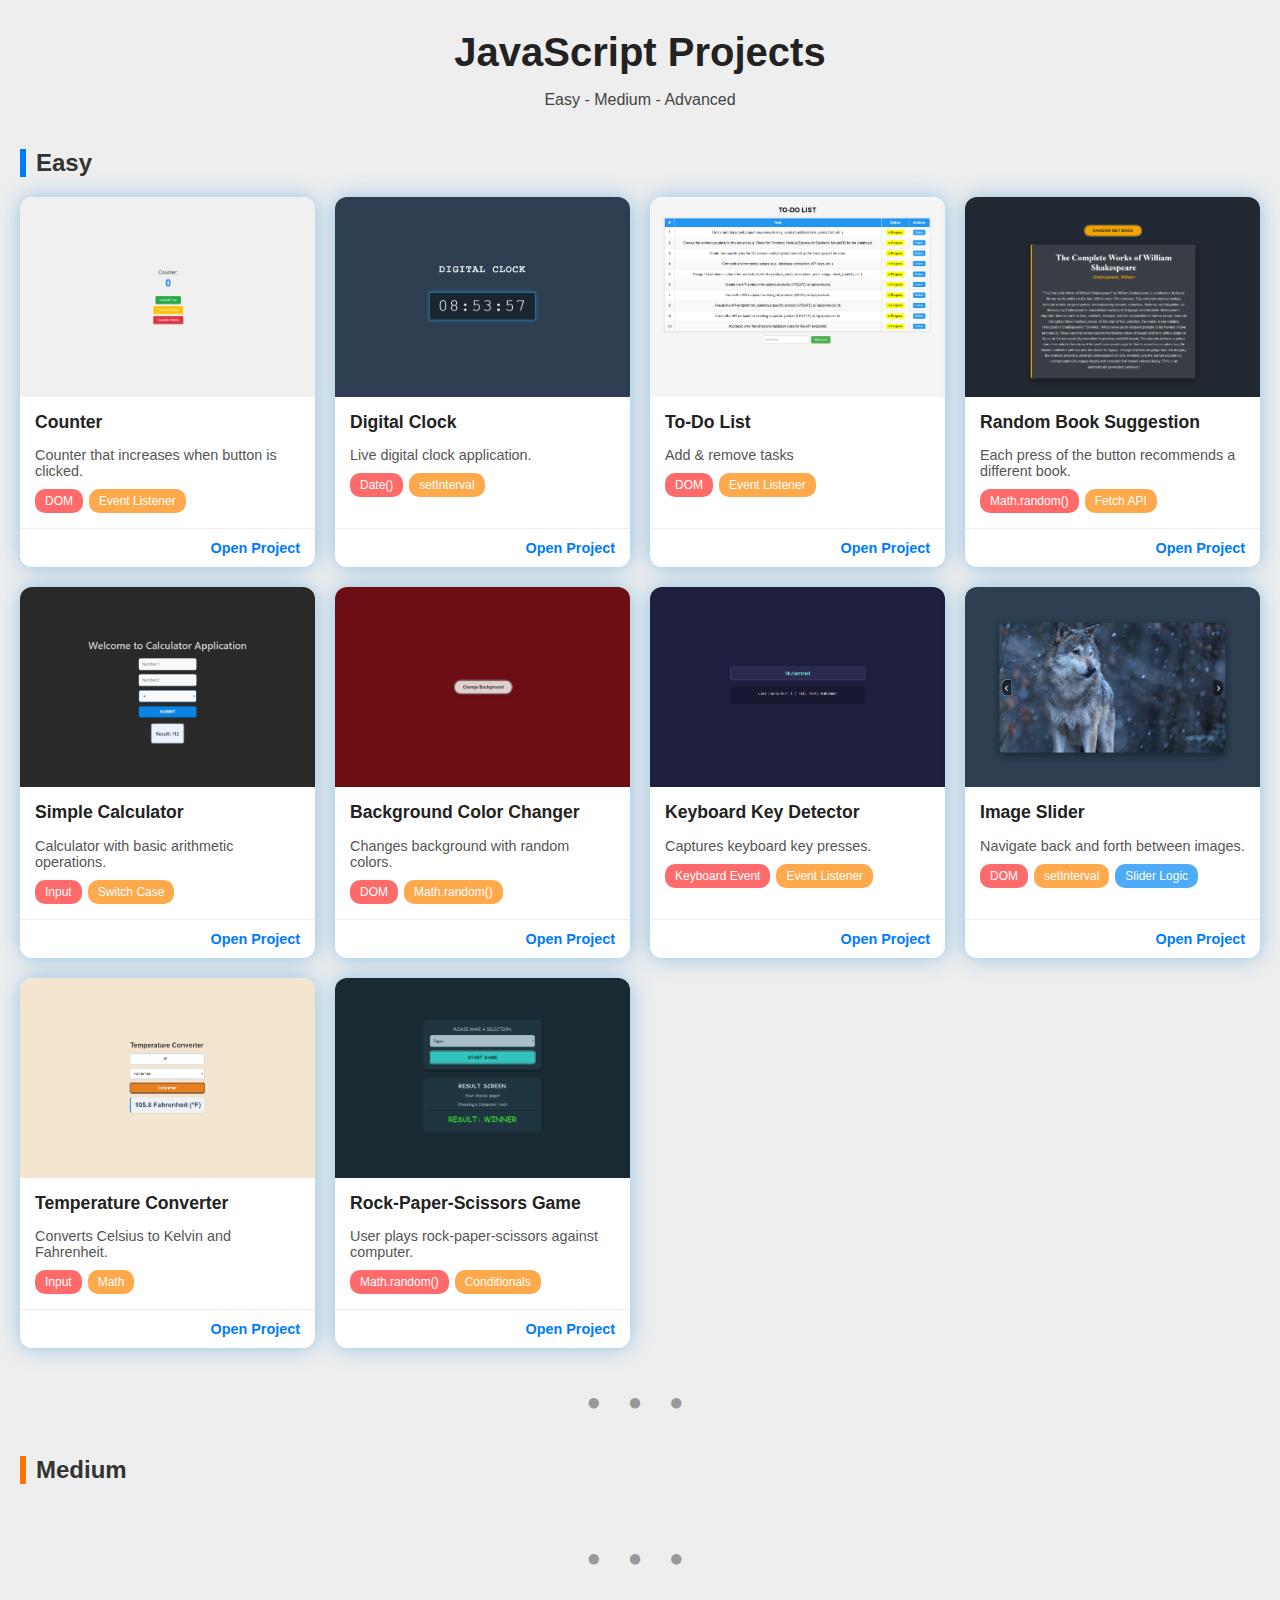
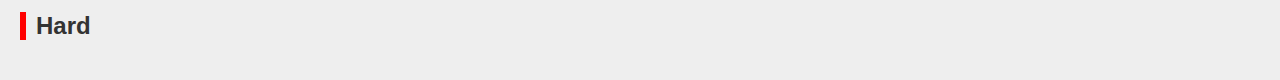
<file: index.html>
<!DOCTYPE html>
<html lang="en">
<head>
  <meta charset="UTF-8">
  <meta name="viewport" content="width=device-width, initial-scale=1.0">
  <title>Multi Project</title>
  <link rel="stylesheet" href="styles.css">
</head>

<body>
  <header>
    <h1>JavaScript Projects</h1>
    <p>Easy - Medium - Advanced</p>
  </header>

  <section>
    <h2 id="easy">Easy</h2>
    <div id="easy-projects" class="grid"></div>
  </section>

  <div class="custom-divider">● ● ●</div>

  <section>
    <h2 id="medium">Medium</h2>
    <div id="medium-projects" class="grid"></div>
  </section>

  <div class="custom-divider">● ● ●</div>

  <section>
    <h2 id="hard">Hard</h2>
    <div id="hard-projects" class="grid"></div>
  </section>

  <script src="script.js"></script>
</body>
</html>
</file>
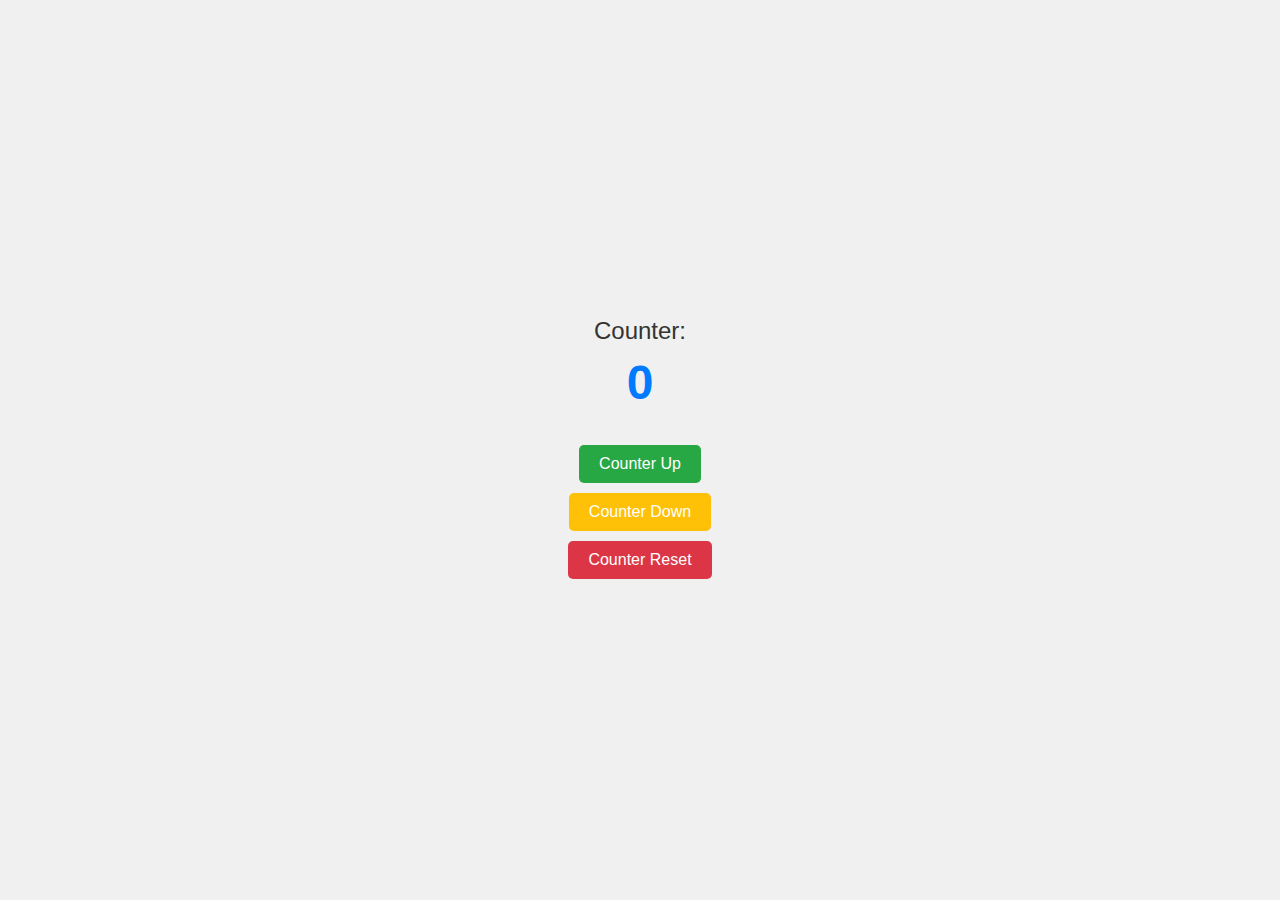
<file: begineer/01/index.html>
<!DOCTYPE html>
<html lang="en">
<head>
    <meta charset="UTF-8">
    <meta name="viewport" content="width=device-width, initial-scale=1.0">
    <title>Counter App</title>
    <link rel="stylesheet" href="styles.css">
</head>
<body>
    
    <div class="container">
        <label for="counter">Counter: </label>
        <p id="counter">0</p>
    </div>

    <button id="counterUp">Counter Up</button>
    <button id="counterDown">Counter Down</button>
    <button id="counterReset">Counter Reset</button>

    <script src="counter.js"></script>
</body>
</html>
</file>
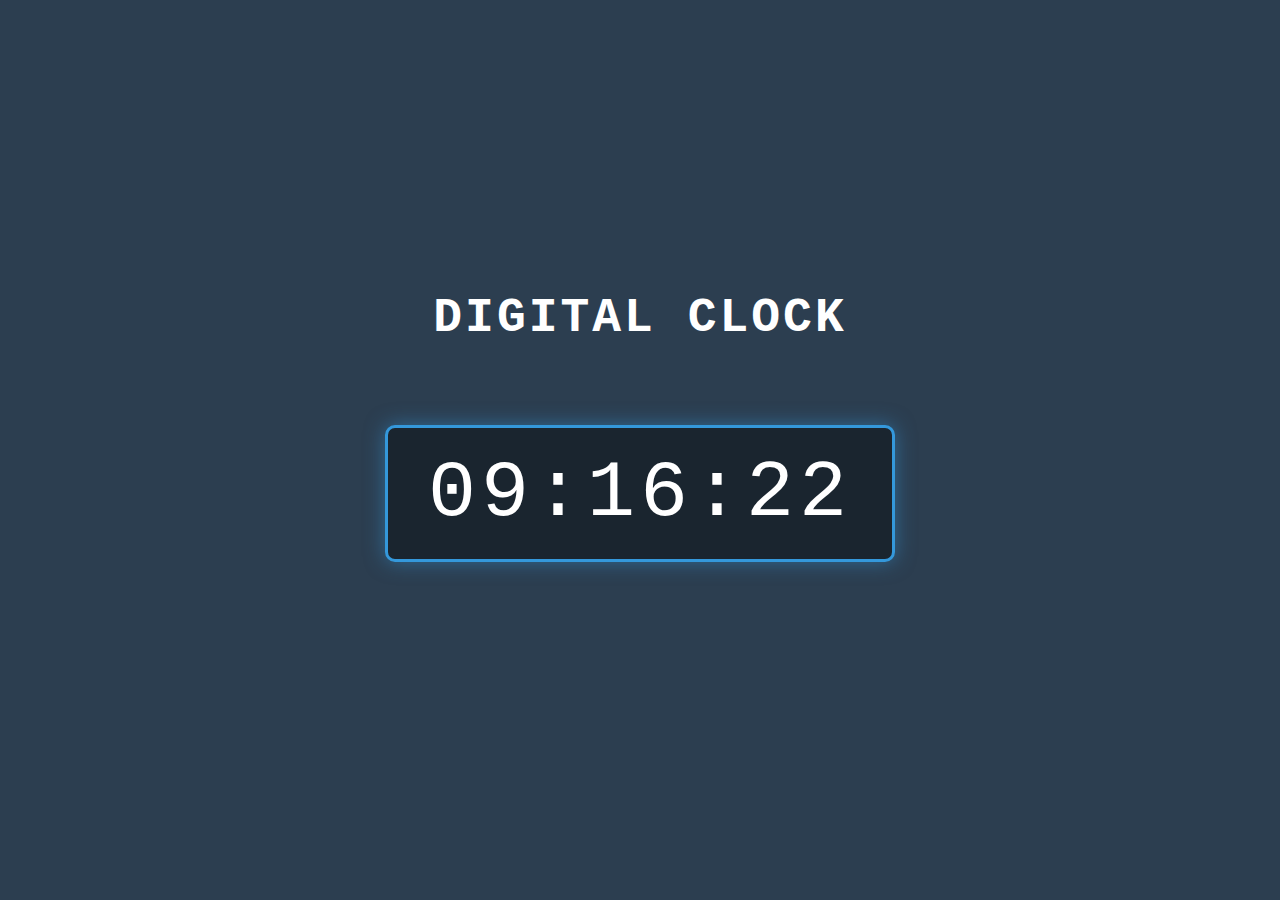
<file: begineer/02/index.html>
<!DOCTYPE html>
<html lang="en">
<head>
    <meta charset="UTF-8">
    <meta name="viewport" content="width=device-width, initial-scale=1.0">
    <title>Digital Clock</title>
    <link rel="stylesheet" href="styles.css">
</head>
<body>
    <div>
        <h1>Digital Clock</h1>
        <p id="time"></p>
    </div>
    <script src="digital-clock.js"></script>
</body>
</html>
</file>
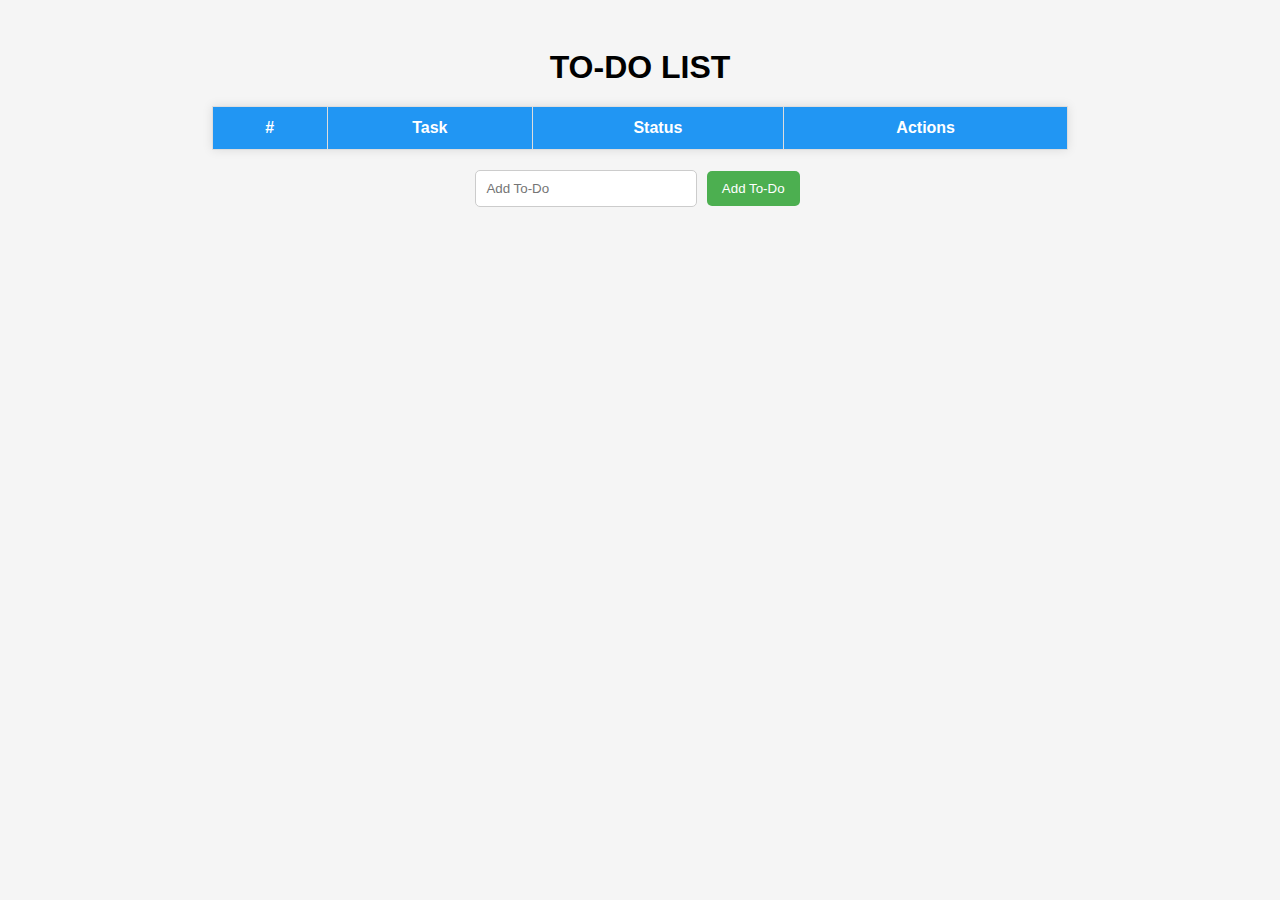
<file: begineer/03/index.html>
<!DOCTYPE html>
<html lang="en">
<head>
    <meta charset="UTF-8">
    <meta name="viewport" content="width=device-width, initial-scale=1.0">
    <title>To-Do-List</title>
    <link rel="stylesheet" href="styles.css">
</head>
<body>
    <h1>TO-DO LIST</h1>


    <table id="toDoTable">
        <thead>
            <tr>
                <th>#</th>
                <th>Task</th>
                <th>Status</th>
                <th>Actions</th>
            </tr>
        </thead>
        <tbody id="toDoBody">
            
        </tbody>
    </table>

    <input type="text" id="toDoInput" placeholder="Add To-Do">
    <button id="addToDo">Add To-Do</button>

    

    <script src="to-do.js"></script>
</body>
</html>
</file>
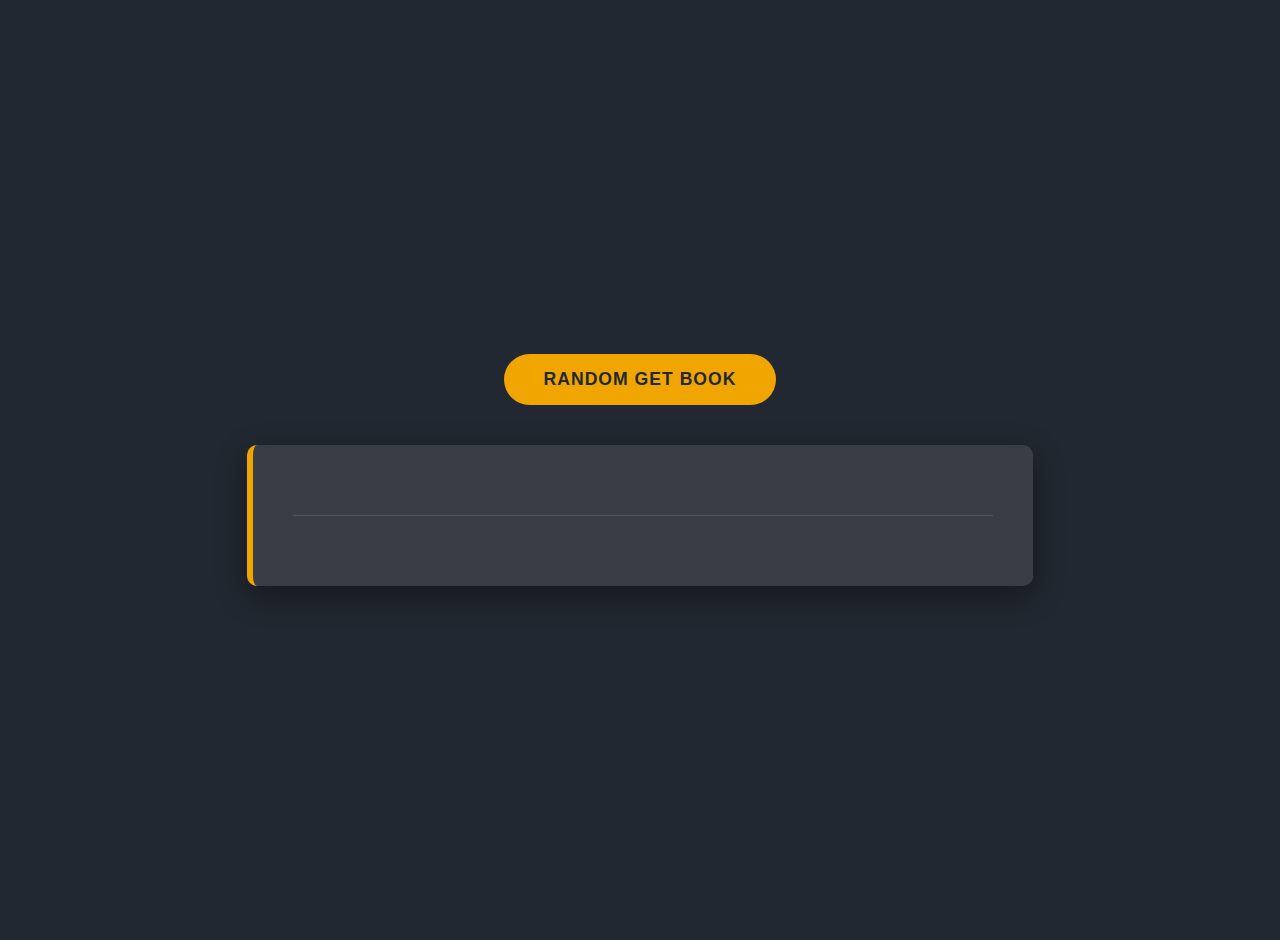
<file: begineer/04/index.html>
<!DOCTYPE html>
<html lang="en">
<head>
    <meta charset="UTF-8">
    <meta name="viewport" content="width=device-width, initial-scale=1.0">
    <title>Random Get Book</title>
    <link rel="stylesheet" href="styles.css">
</head>
<body>

    <p id="quoteText"></p>
    <button id="quoteButton">Random Get Book</button>

    <div id="quoteDiv">

    </div>
    
    <script src="randomBook.js"></script>
</body>
</html>
</file>
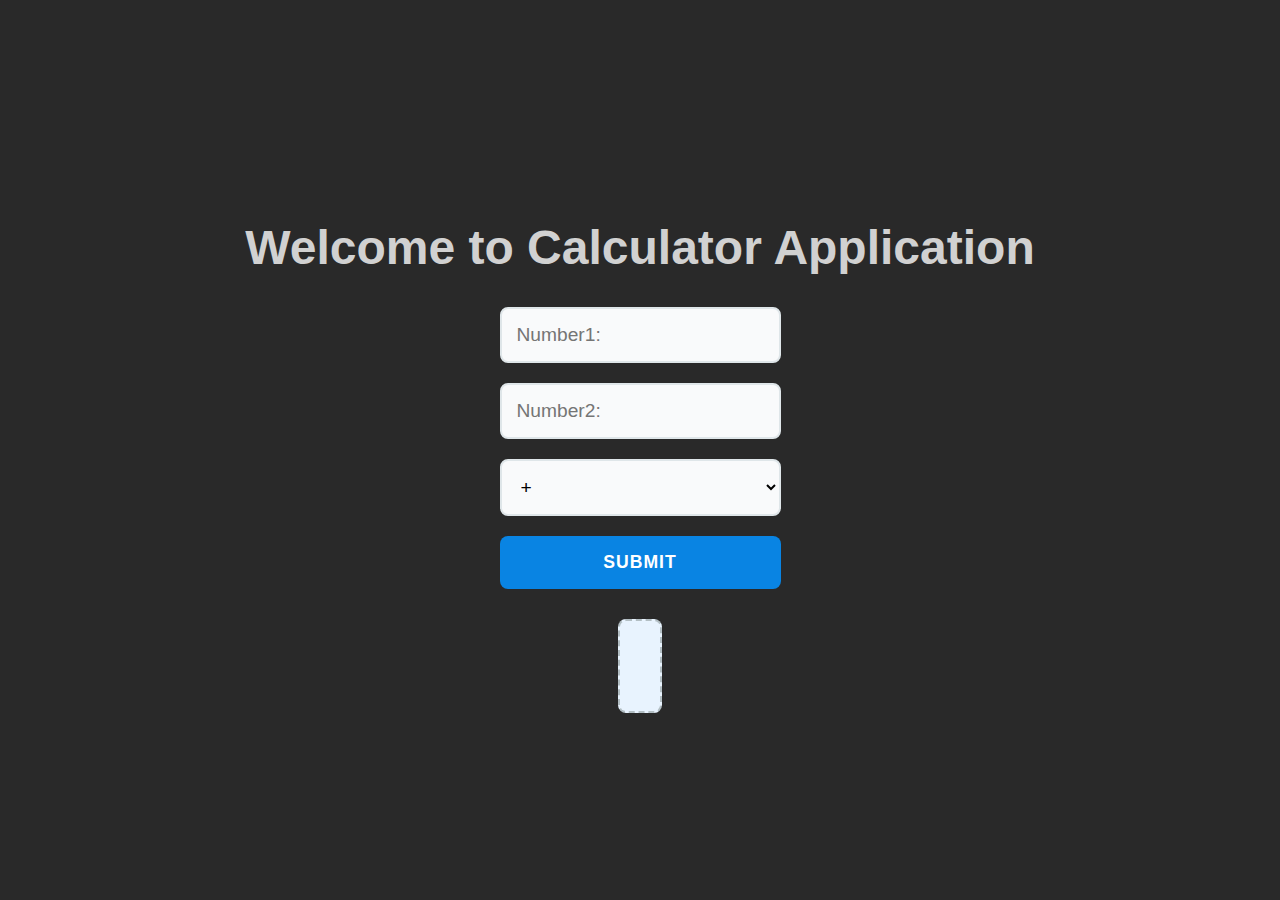
<file: begineer/05/index.html>
<!DOCTYPE html>
<html lang="en">
<head>
    <meta charset="UTF-8">
    <meta name="viewport" content="width=device-width, initial-scale=1.0">
    <title>Calculator App</title>
    <link rel="stylesheet" href="styles.css">
</head>
<body>
    <h1>Welcome to Calculator Application</h1>
    <form>
        <input id="numberInput1" type="number" placeholder="Number1: ">
        <input id="numberInput2" type="number" placeholder="Number2: ">
        <select name="calculatorSelect" id="calculatorSelect">
            <option value="+">+</option>
            <option value="-">-</option>
            <option value="*">*</option>
            <option value="/">/</option>
        </select>
        <button id="calculatorButton" type="button">Submit</button>
    </form>

    <div id="calculatorDiv">

    </div>
    <script src="calculator.js"></script>
</body>
</html>
</file>
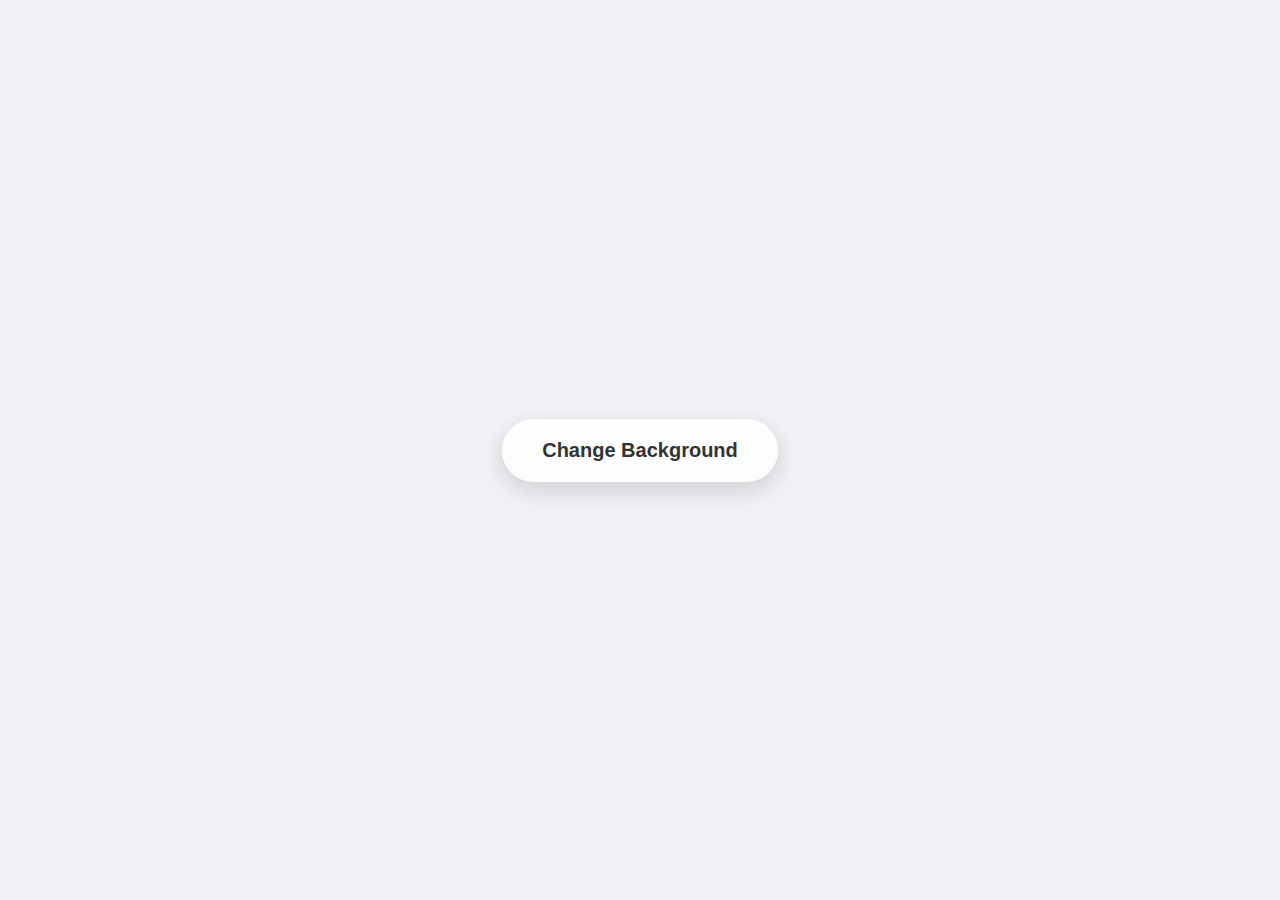
<file: begineer/06/index.html>
<!DOCTYPE html>
<html lang="en">
<head>
    <meta charset="UTF-8">
    <meta name="viewport" content="width=device-width, initial-scale=1.0">
    <title>Change Background App</title>
    <link rel="stylesheet" href="styles.css">
</head>
<body>
    <button class="random-background-btn">Change Background</button>
    <script src="randomBackground.js"></script>
</body>
</html>
</file>
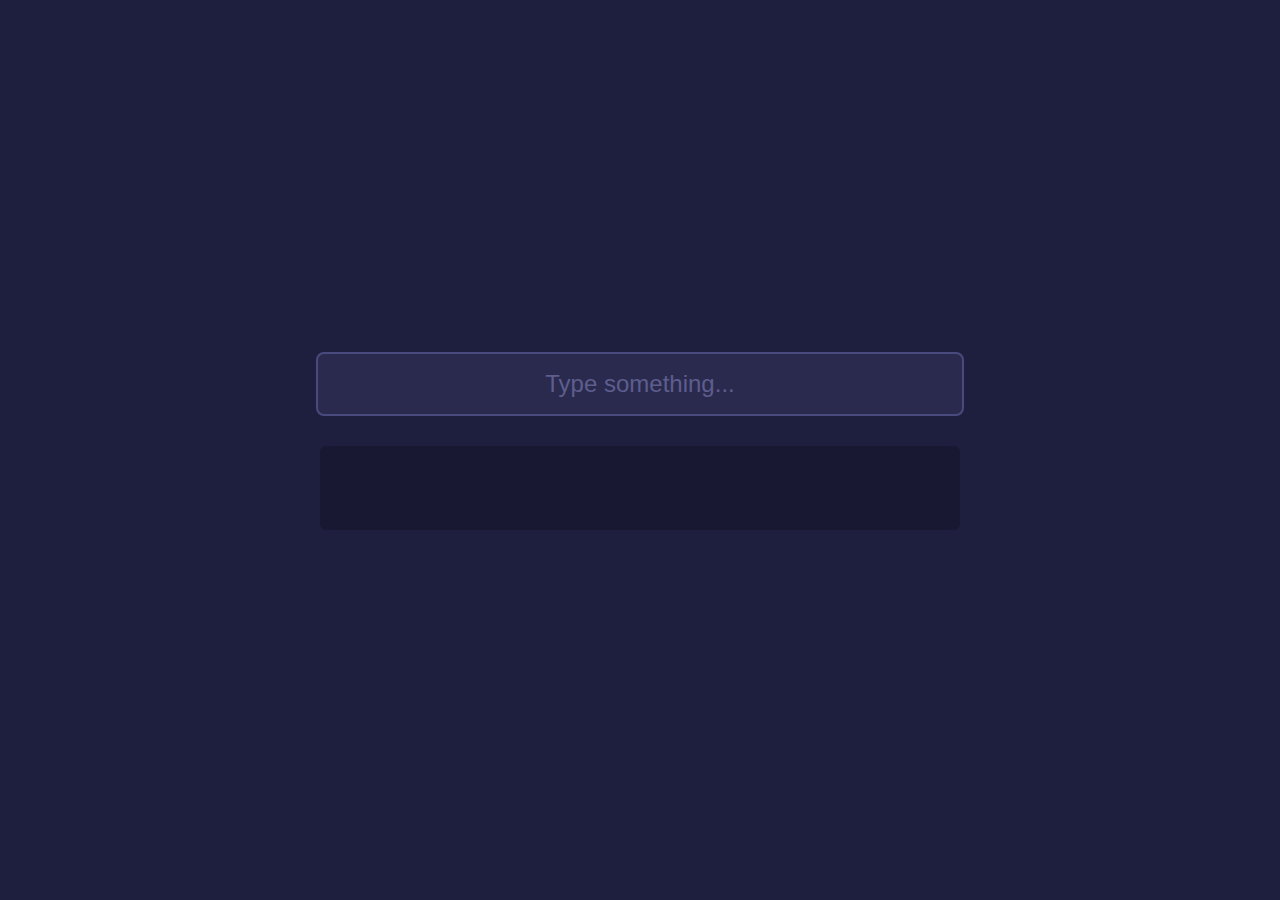
<file: begineer/07/index.html>
<!DOCTYPE html>
<html lang="en">
<head>
    <meta charset="UTF-8">
    <meta name="viewport" content="width=device-width, initial-scale=1.0">
    <title>Keyboard Key Detection App</title>
    <link rel="stylesheet" href="styles.css">
</head>
<body>
    <input type="text" id="text-input" placeholder="Type something...">
    <P id="key-info"></P>
    <script src="keyboardKey.js"></script>
</body>
</html>
</file>
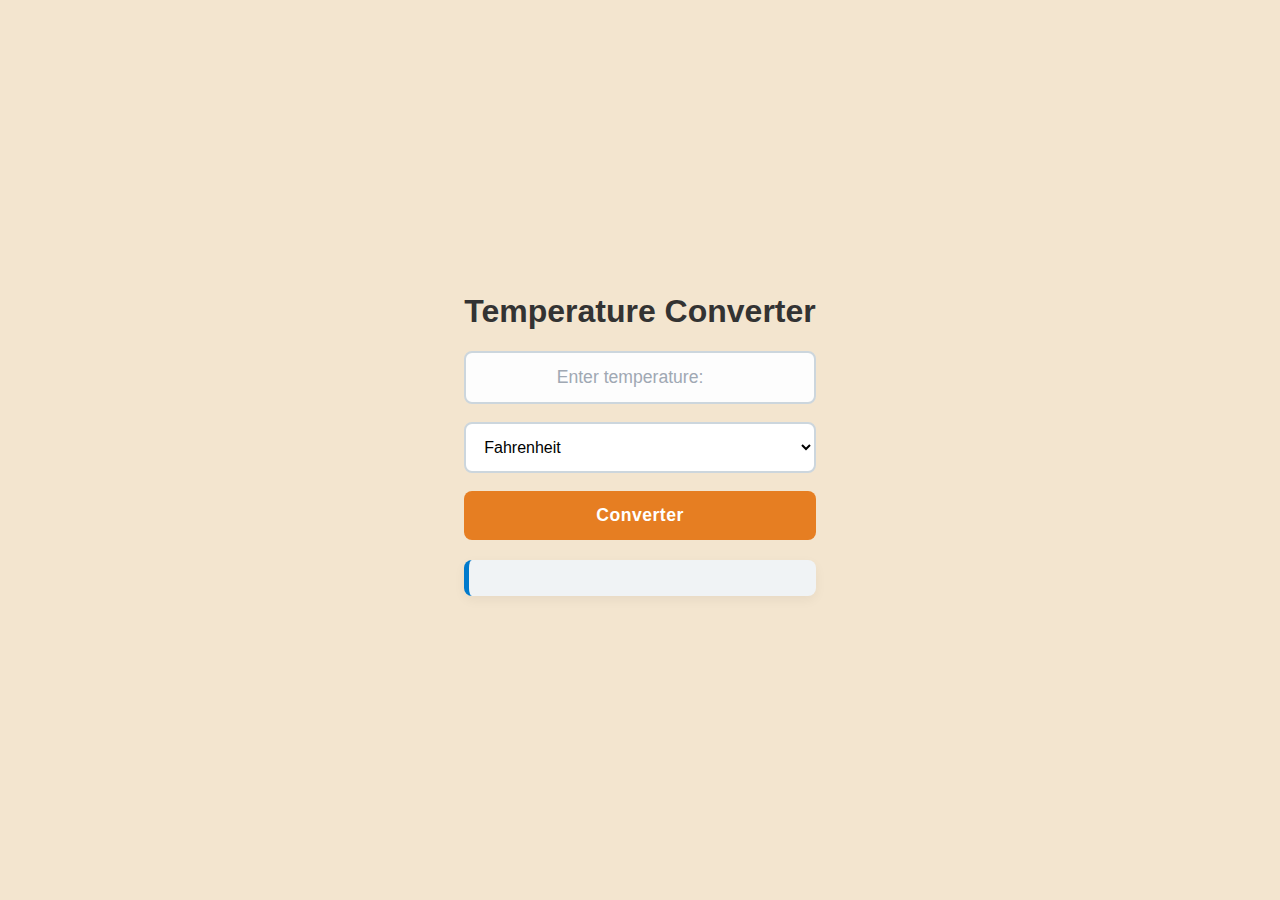
<file: begineer/09/index.html>
<!DOCTYPE html>
<html lang="en">
<head>
    <meta charset="UTF-8">
    <meta name="viewport" content="width=device-width, initial-scale=1.0">
    <title>Temperature Converter App</title>
    <link rel="stylesheet" href="styles.css">
</head>
<body>
    <div id="converter-wrapper">
        <h1>Temperature Converter</h1>
        
        <form action="">
            <input id="celciusInput" type="number" placeholder="Enter temperature: " onkeypress="return event.charCode >= 48 && event.charCode <= 57">

            <select name="selectTemperature" id="selectTemperature">
                <option value="fahrenheit">Fahrenheit</option>
                <option value="kelvin">Kelvin</option>
            </select>

            <button type="button" id="coverterButton">Converter</button>
        </form>
        
        <div>
            <p id="result"></p>
        </div>
    </div>
    

    <script src="temperatureConverter.js"></script>
</body>
</html>
</file>
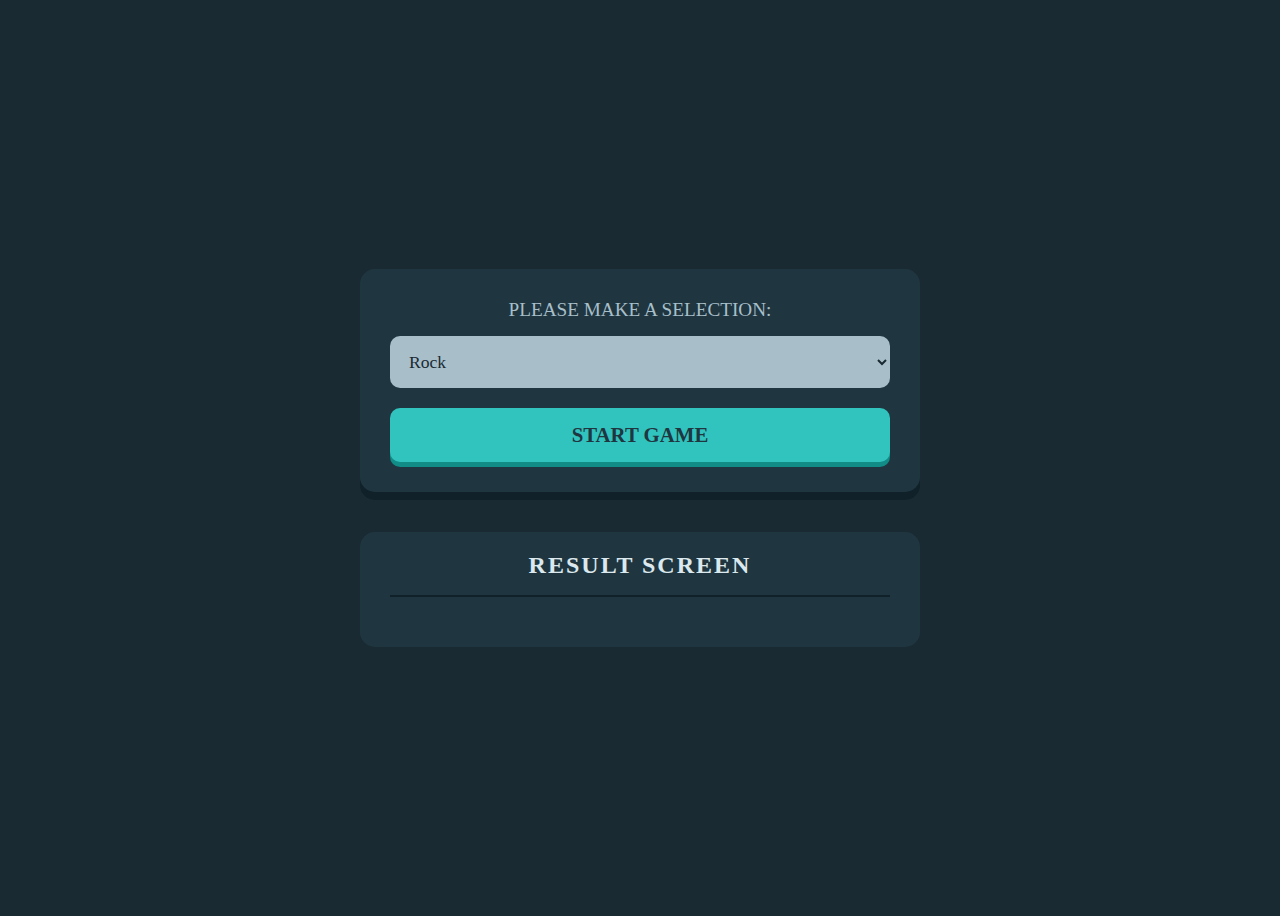
<file: begineer/10/index.html>
<!DOCTYPE html>
<html lang="en">
<head>
    <meta charset="UTF-8">
    <meta name="viewport" content="width=device-width, initial-scale=1.0">
    <title>Rock-Paper-Scissors Game</title>
    <link rel="stylesheet" href="styles.css">
    <link href="https://fonts.googleapis.com/css2?family=Roboto:wght@400;700&display=swap" rel="stylesheet">
</head>
<body>
    <div id="gameContainer">

        <label for="player1">Please make a selection: </label>
        <select name="player1" id="player1">
            <option value="rock">Rock</option>
            <option value="paper">Paper</option>
            <option value="scissors">Scissors</option>
        </select>
        <button id="playButton">Start Game</button>

    </div>

    <div id="resultContainer">

        <h1>RESULT SCREEN</h1>
        <p id="player1Choice"></p>
        <p id="computerChoiceText"></p>
        <p id="result"> </p>

    </div>

    <script src="rockPaperScissors.js"></script>
</body>
</html>
</file>
<file: styles.css>
body {
    font-family: "Roboto", sans-serif;
    background: #eeeeee;
    margin: 0;
    padding: 20px;
}
header {
    text-align: center;
    margin-bottom: 40px;
}
header h1 {
    font-size: 2.5rem;
    margin: 10px 0;
    color: #222;
}
header p {
    color: #444;
}
section h2#easy{
    margin-bottom: 20px;
    color: #333;
    border-left: 6px solid #007BFF;
    padding-left: 10px;
}
section h2#medium{
    margin-bottom: 20px;
    color: #333;
    border-left: 6px solid #ff7300;
    padding-left: 10px;
}

section h2#hard{
    margin-bottom: 20px;
    color: #333;
    border-left: 6px solid #ff0000;
    padding-left: 10px;
}
.custom-divider {
  text-align: center;
  font-size: 24px;
  color: #999;
  margin: 40px 0;
  letter-spacing: 10px;
}

.grid {
    display: grid;
    grid-template-columns: repeat(4, 1fr); 
    gap: 20px; 
}
.card {
    background: white;
    border-radius: 12px; 
    box-shadow: 0 4px 12px rgba(0,0,0,0.1); 
    transition: transform 0.25s ease, box-shadow 0.25s ease;
    overflow: hidden;
    display: flex;
    flex-direction: column;
    max-width: 100%;
    box-shadow: 0 0 20px rgba(52, 152, 219, 0.5);
}
.card:hover {
    transform: translateY(-5px) scale(1.01); 
    box-shadow: 0 8px 20px rgba(0,0,0,0.15);
}
.card img {
    width: 100%;
    height: 200px; 
    object-fit: cover;
}
.card-content {
    padding: 15px; 
    flex: 1;
}
.card-content h3 {
    margin: 0 0 8px; 
    font-size: 1.1rem; 
    color: #222;
}
.card-content p {
    font-size: 0.9rem; 
    color: #555;
    margin-bottom: 10px; 
}
.badges {
    display: flex;
    flex-wrap: wrap;
    gap: 6px;
}
.badge {
    background: #ff6b6b;
    color: white;
    font-size: 0.75rem;
    padding: 5px 10px;
    border-radius: 10px;
    font-weight: 500;
}
.badge:nth-child(2n) {
    background: #ffa94d;
}
.badge:nth-child(3n) {
    background: #4dabf7;
}
.badge:nth-child(4n) {
    background: #51cf66;
}
.card-footer {
    padding: 10px 15px; 
    border-top: 1px solid #eee;
    text-align: right;
}
.card-footer a {
    text-decoration: none;
    color: #007BFF;
    font-weight: bold;
    font-size: 0.9rem;
}
</file>
<file: begineer/01/styles.css>
body {
    font-family: Arial, sans-serif;
    display: flex; /* İçindeki elemanları esnek bir kutu içine alır. Hizalamayı kolaylaştırır. */
    flex-direction: column; /* Elemanları alt alta (dikey olarak) sıralar. */
    align-items: center; /* Elemanları yatayda ortalar. */
    justify-content: center; /* Elemanları dikeyde ortalar. */
    height: 100vh; /* Sayfanın yüksekliğini ekranın tamamı kadar yapar. Bu, dikeyde ortalama için gereklidir. */
    background-color: #f0f0f0;
    margin: 0; /* Tarayıcının varsayılan body boşluğunu kaldırır. */
}

/* Sayaç ve etiketini içeren ana kutu */
.container {
    text-align: center; /* İçindeki metinleri ortalar. */
    margin-bottom: 20px; 
}

/* "Counter:" yazan etiket */
label {
    font-size: 24px; 
    color: #333; 
}

/* Sayaç numarasının gösterildiği paragraf */
#counter {
    font-size: 48px; 
    font-weight: bold; 
    color: #007BFF; 
    margin: 10px 0; 
}

/* Tüm butonlar için ortak stil */
button {
    padding: 10px 20px; /* Butonun içindeki yazıyla kenarları arasına boşluk ekler (üst/alt 10px, sağ/sol 20px). */
    margin: 5px; /* Butonların etrafına 5 piksel boşluk ekler, böylece birbirlerine yapışmazlar. */
    font-size: 16px; 
    border: none;
    border-radius: 5px; 
    color: white; 
    cursor: pointer; /* Fare üzerine gelince el işareti çıkmasını sağlar. */
    transition: background-color 0.3s; /* Arka plan rengi değişirken 0.3 saniyelik yumuşak bir geçiş efekti ekler. */
}


button:hover {
    opacity: 0.9; 
}


#counterUp {
    background-color: #28a745; 
}


#counterDown {
    background-color: #ffc107; 
}


#counterReset {
    background-color: #dc3545; 
}
</file>
<file: begineer/02/styles.css>
body {
    background-color: #2c3e50; 
    color: white; 
    font-family: 'Courier New', Courier, monospace; 
    display: flex; 
    justify-content: center; 
    align-items: center; 
    height: 100vh; 
    margin: 0; 
}

/* Saati ve başlığı çevreleyen ana kutu */
div {
    text-align: center; 
}

/* "Digital Clock" başlığı */
h1 {
    font-size: 48px; 
    margin-bottom: 10px; /* Başlık ile saat arasına biraz boşluk koyar. */
    letter-spacing: 3px; /* Harfler arasındaki boşluğu artırarak daha estetik bir görünüm sağlar. */
    text-transform: uppercase; /* Tüm harfleri büyük harfe çevirir. */
}

/* Zamanın gösterildiği paragraf (<p>) etiketi */
#time {
    font-size: 80px; 
    background-color: #1a252f;
    padding: 20px 40px; /* Saatin etrafına iç boşluk ekler (yukarı/aşağı 20px, sağ/sol 40px). */
    border-radius: 10px; /* Kenarları yumuşatarak daha modern bir görünüm kazandırır. */
    border: 3px solid #3498db; 
    box-shadow: 0 0 20px rgba(52, 152, 219, 0.5); /* Çerçevenin etrafına mavi bir parlama efekti ekler. */
    letter-spacing: 5px; /* Rakamlar ve ":" işareti arasındaki boşluğu artırır. */
}
</file>
<file: begineer/03/styles.css>
body {
  font-family: Arial, sans-serif;
  background-color: #f5f5f5;
  text-align: center;
  padding: 20px;
}

h1 {
  margin-bottom: 20px;
}

#toDoInput {
  padding: 10px;
  width: 200px;
  border: 1px solid #ccc;
  border-radius: 5px;
}

#addToDo {
  padding: 10px 15px;
  border: none;
  background-color: #4CAF50;
  color: white;
  border-radius: 5px;
  cursor: pointer;
}
#addToDo:hover {
  background-color: #45a049;
}

table {
  margin: 20px auto;
  border-collapse: collapse; 
  width: 70%;
  background-color: white;
  box-shadow: 0 0 10px rgba(0,0,0,0.1);
}

thead {
  background-color: #2196F3;
  color: white;
}

th, td {
  border: 1px solid #ddd;
  padding: 12px;
  text-align: center;
}

tr:nth-child(even) {
  background-color: #f9f9f9;
}

button {
  margin: 0 5px;
  padding: 5px 10px;
  border: none;
  border-radius: 3px;
  cursor: pointer;
}


button:first-of-type {
  background-color: #f44336; /* Delete kırmızı */
  color: white;
}
button:first-of-type:hover {
  background-color: #d32f2f;
}

button:last-of-type {
  background-color: #2196F3; /* Complete mavi */
  color: white;
}
button:last-of-type:hover {
  background-color: #1976D2;
}
</file>
<file: begineer/04/styles.css>
body {
    background-color: #222831; 
    color: #eeeeee; 
    font-family: 'Poppins', sans-serif; 
    display: flex;
    flex-direction: column;
    align-items: center;
    justify-content: center; 
    min-height: 100vh; 
    padding: 20px;
    margin: 0;
    text-align: center; 
}

/* --- Alıntı Getirme Butonu --- */
#quoteButton {
    background-color: #F0A500; 
    color: #222831; 
    border: none;
    border-radius: 50px; /* Tamamen yuvarlak kenarlı (pill shape) modern bir buton */
    padding: 15px 40px;
    font-size: 1.1rem; /* rem birimi, esnek yazı boyutu sağlar */
    font-weight: bold;
    text-transform: uppercase;
    letter-spacing: 1px;
    cursor: pointer;
    margin-bottom: 40px; /* Buton ile alıntı kutusu arasına boşluk bırakır */
    transition: transform 0.2s ease-out, box-shadow 0.2s ease-out;
}

#quoteButton:hover {
    transform: translateY(-5px); /* Üzerine gelince hafifçe yukarı kayar */
    box-shadow: 0 8px 15px rgba(0, 0, 0, 0.3); /* Yükselme efekti için gölge ekler */
}


/* --- Alıntının Gösterileceği Ana Kutu (Kart) --- */
#quoteDiv {
    background-color: #393E46; 
    width: 80%;
    max-width: 700px; 
    padding: 40px;
    border-radius: 10px;
    box-shadow: 0 10px 30px rgba(0, 0, 0, 0.4);
    border-left: 6px solid #F0A500; 
}

/* --- Alıntı Kartının İçindeki Paragraflar --- */

/* Kitap Başlığı (İlk paragraf) */
#quoteDiv p:nth-of-type(1) {
    font-family: 'Lora', serif; /* Kitap hissiyatı için tırnaklı (serif) bir yazı tipi */
    font-size: 2.5rem;
    font-weight: 700;
    color: #ffffff;
    margin: 0 0 10px 0;
}

/* Yazar Adı (İkinci paragraf) */
#quoteDiv p:nth-of-type(2) {
    font-size: 1.3rem;
    font-style: italic;
    color: #F0A500; 
    margin: 0 0 30px 0;
    padding-bottom: 20px;
    border-bottom: 1px solid #555; /* Yazar ile özet arasına ince bir çizgi çeker */
}

/* Özet (Üçüncü paragraf) */
#quoteDiv p:nth-of-type(3) {
    font-size: 1rem;
    line-height: 1.7; /* Uzun metinlerin daha okunaklı olması için satır aralığını artırır */
    color: #dddddd;
    margin: 0;
}

#quoteText {
    display: none;
}
</file>
<file: begineer/05/styles.css>
body {
    font-family: 'Segoe UI', Tahoma, Geneva, Verdana, sans-serif;
    background-color: #292929; 
    display: flex;
    flex-direction: column;
    align-items: center;
    justify-content: center;
    height: 100vh;
    margin: 0;
}

h1 {
    font-size: 3rem;
    font-weight: 600;
    color: #d1d1d1;
}

/* --- Form Elemanları --- */
form {
    display: flex;
    flex-direction: column; /* Elemanları alt alta dizer */
    gap: 20px; /* Elemanlar arasına 20px boşluk bırakır */
    margin-bottom: 30px; /* Form ile sonuç alanı arasına boşluk koyar */
}

/* --- Sayı Giriş Alanları ve Seçim Kutusu için Ortak Stiller --- */
input[type="number"],
select {
    width: 100%; /* Kapsayıcısının tamamını kaplar */
    padding: 15px;
    font-size: 1.2rem;
    border: 2px solid #dfe6e9; 
    border-radius: 8px;
    background-color: #f9fafb;
    box-sizing: border-box; /* Padding ve border değerlerini genişliğe dahil eder */
    transition: border-color 0.3s, box-shadow 0.3s;
}

/* Tıklandığında (focus) kenarlık ve gölge efekti */
input[type="number"]:focus,
select:focus {
    outline: none;
    border-color: #0984e3; 
    box-shadow: 0 0 0 3px rgba(9, 132, 227, 0.1);
}

/* --- Hesapla Butonu --- */
#calculatorButton {
    background-color: #0984e3; 
    color: white;
    font-size: 1.1rem;
    font-weight: bold;
    text-transform: uppercase;
    letter-spacing: 1px;
    padding: 16px;
    border: none;
    border-radius: 8px;
    cursor: pointer;
    transition: background-color 0.3s;
}

#calculatorButton:hover {
    background-color: #086ebf; 
}

/* --- Sonuçların Gösterildiği Alan --- */
#calculatorDiv {
    background-color: #e8f3fe; 
    padding: 20px;
    border-radius: 8px;
    min-height: 50px; /* Boşken bile bir yüksekliği olur */
    display: flex;
    align-items: center;
    justify-content: center;
    border: 2px dashed #b2bec3; /* Kesikli bir kenarlık */
}

/* Sonucun yazdığı paragraf */
#calculatorDiv p {
    font-size: 1.5rem;
    font-weight: 500;
    color: #2d3436;
    margin: 0; /* Paragrafın varsayılan boşluğunu sıfırlar */
}
</file>
<file: begineer/06/styles.css>
body {
    background-color: #f0f2f5;
    display: flex;
    justify-content: center;
    align-items: center;
    height: 100vh;
    margin: 0;
    /* Arka plan rengi değiştiğinde 0.5 saniyelik yumuşak bir geçişle değişmesini sağlar. */
    transition: background-color 0.5s ease;
}

/* --- Arka Plan Değiştirme Butonu --- */
.random-background-btn {
    /* Butonun içindeki yazı ile kenarları arasına boşluk bırakır */
    padding: 20px 40px;
    font-size: 1.25rem;
    font-weight: bold;
    color: #333;
    background-color: rgba(255, 255, 255, 0.8);
    border: none;
    border-radius: 50px;
    cursor: pointer;
    box-shadow: 0 8px 25px rgba(0, 0, 0, 0.15);
    /* Hover (üzerine gelme) efektlerinin yumuşak olmasını sağlar */
    transition: transform 0.2s ease-out, box-shadow 0.2s ease-out;
}

/* --- Fare Butonun Üzerine Geldiğinde --- */
.random-background-btn:hover {
    /* Butonu hafifçe büyütür */
    transform: scale(1.05);
    /* Gölgeyi daha belirgin hale getirerek "yükselme" hissini artırır */
    box-shadow: 0 12px 35px rgba(0, 0, 0, 0.2);
}

/* Butona tıklandığı an için küçük bir efekt */
.random-background-btn:active {
    transform: scale(0.98); /* Hafifçe küçülür */
}
</file>
<file: begineer/07/styles.css>
body {
    background-color: #1e1e3f; 
    color: #e0e0e0; 
    font-family: 'Consolas', 'Menlo', 'Courier New', monospace;
    display: flex;
    flex-direction: column; 
    justify-content: center; 
    align-items: center; 
    height: 100vh;
    margin: 0;
}

/* --- Metin Giriş Alanı (Input) --- */
#text-input {
    background-color: #2a2a4e; 
    color: #80ffea; 
    border: 2px solid #4a4a7e;
    border-radius: 8px; 
    width: 80%;
    max-width: 600px; 
    padding: 16px 22px; 
    font-size: 1.5rem; 
    text-align: center;
    outline: none; 
    /* Efektlerin yumuşak geçişli olmasını sağlar */
    transition: all 0.3s ease-in-out;
}

/* --- Input Alanına Tıklandığında (Focus Olduğunda) --- */
#text-input:focus {
    border-color: #80ffea; 
    box-shadow: 0 0 20px rgba(128, 255, 234, 0.25); 
}

/* --- Input Alanındaki Yer Tutucu Metin (Placeholder) --- */
#text-input::placeholder {
    color: #6a6a9e; /* Placeholder metnini daha soluk bir renkte gösterir */
    opacity: 0.8;
}


/* --- Tuş Bilgilerinin Gösterildiği Paragraf --- */
#key-info {
    background-color: rgba(0, 0, 0, 0.2); 
    border-radius: 6px;
    margin-top: 30px; 
    padding: 20px;
    width: 80%;
    max-width: 600px; 
    min-height: 2.5em; 
    font-size: 1.1rem;
    color: #f0f0f0;
    text-align: center;
    line-height: 1.6; 
    /* Eğer metin kutuya sığmazsa kelimeleri bölerek alt satıra indirir */
    word-wrap: break-word; 
}
</file>
<file: begineer/09/styles.css>
body {
  font-family: 'Montserrat', sans-serif;
  background-color: #f3e5cf; 
  display: flex;
  justify-content: center;
  align-items: center;
  height: 100vh;
  margin: 0;
  color: #333;
}

/* --- Dönüştürücüyü Saran Ana Kart --- */
.converter-wrapper {
  background-color: #ffffff;
  padding: 35px 45px;
  border-radius: 12px;
  box-shadow: 0 8px 24px rgba(0, 0, 0, 0.08);
  width: 100%;
  max-width: 400px;
  text-align: center;
}

/* --- Ana Başlık --- */
.converter-wrapper h1 {
  font-size: 1.8rem;
  color: #2c3e50;
  margin: 0 0 25px;
}

/* --- Form Elemanları --- */
form {
  display: flex;
  flex-direction: column;
  gap: 18px;
}

/* --- Celcius Giriş Alanı --- */
#celciusInput {
  padding: 14px;
  font-size: 1.1rem;
  text-align: center;
  border: 2px solid #ccd6dd;
  border-radius: 8px;
  outline: none;
  background-color: #fdfdfd;
  transition: border-color 0.3s ease;
}

#celciusInput::placeholder {
  color: #a0a8b3;
}

#celciusInput:focus {
  border-color: #007acc;
}

/* --- Birim Seçim Kutusu --- */
#selectTemperature {
  padding: 14px;
  font-size: 1rem;
  border: 2px solid #ccd6dd;
  border-radius: 8px;
  background-color: #ffffff;
  cursor: pointer;
  outline: none;
}

/* --- Dönüştür Butonu --- */
#coverterButton {
  padding: 14px;
  font-size: 1.1rem;
  font-weight: bold;
  color: #ffffff;
  background-color: #e67e22; 
  border: none;
  border-radius: 8px;
  cursor: pointer;
  letter-spacing: 0.5px;
  transition: background-color 0.2s ease;
}

#coverterButton:hover {
  background-color: #d35400;
}

/* --- Sonuç Alanı --- */
#result {
  margin-top: 20px;
  font-size: 2rem;
  font-weight: 600;
  color: #34495e;
  background-color: #f0f3f5;
  border-left: 5px solid #007acc;
  padding: 18px;
  border-radius: 8px;
  box-shadow: 0 4px 12px rgba(0, 0, 0, 0.05);
}
</file>
<file: begineer/10/styles.css>
body {
    font-family: 'Press Start 2P', cursive; 
    background-color: #1a2a33; 
    color: #a8bfc9; 
    display: flex;
    flex-direction: column;
    justify-content: center;
    align-items: center;
    min-height: 100vh;
    gap: 40px; /* Oyun ve Sonuç panelleri arasına boşluk koyar */
    text-align: center;
}

/* --- Oyun Kontrol Paneli --- */
#gameContainer {
    background-color: #1f3641; 
    padding: 30px;
    border-radius: 15px;
    box-shadow: 0 8px 0 #10212a; /* 3D buton hissi veren gölge */
    width: 90%;
    max-width: 500px;
}

#gameContainer label {
    display: block; /* Etiketi tam satır yapar */
    font-size: 1.2rem;
    margin-bottom: 15px;
    text-transform: uppercase;
}

/* --- Oyuncu Seçim Kutusu --- */
#player1 {
    width: 100%;
    padding: 15px;
    font-size: 1.1rem;
    font-family: inherit; /* body'deki yazı tipini kullanır */
    background-color: #a8bfc9; 
    color: #1a2a33;
    border: none;
    border-radius: 10px;
    margin-bottom: 20px;
}

/* --- Oyunu Başlat Butonu --- */
#playButton {
    width: 100%;
    padding: 15px;
    font-size: 1.3rem;
    font-family: inherit;
    font-weight: bold;
    color: #1f3641;
    background-color: #31c3bd; 
    border: none;
    border-radius: 10px;
    cursor: pointer;
    text-transform: uppercase;
    box-shadow: 0 5px 0 #118c87;
    transition: all 0.1s ease-in-out;
}

#playButton:hover {
    background-color: #65e9e4;
}

#playButton:active {
    transform: translateY(5px); /* Basıldığında aşağı iner */
    box-shadow: none; /* Basıldığında gölge kaybolur */
}

/* --- Sonuç Ekranı Paneli --- */
#resultContainer {
    background-color: #1f3641;
    padding: 20px 30px;
    border-radius: 15px;
    width: 90%;
    max-width: 500px;
}

#resultContainer h1 {
    font-size: 1.5rem;
    color: #dbe8ed;
    margin-top: 0;
    text-transform: uppercase;
    letter-spacing: 2px;
}

#resultContainer p {
    font-size: 1.2rem;
    margin: 15px 0;
}

/* --- SONUÇ YAZISI  --- */
#result {
    font-size: 2.2rem !important; 
    font-weight: bold;
    text-transform: uppercase;
    padding-top: 15px;
    margin-top: 20px;
    border-top: 2px solid #10212a;
}
</file>
